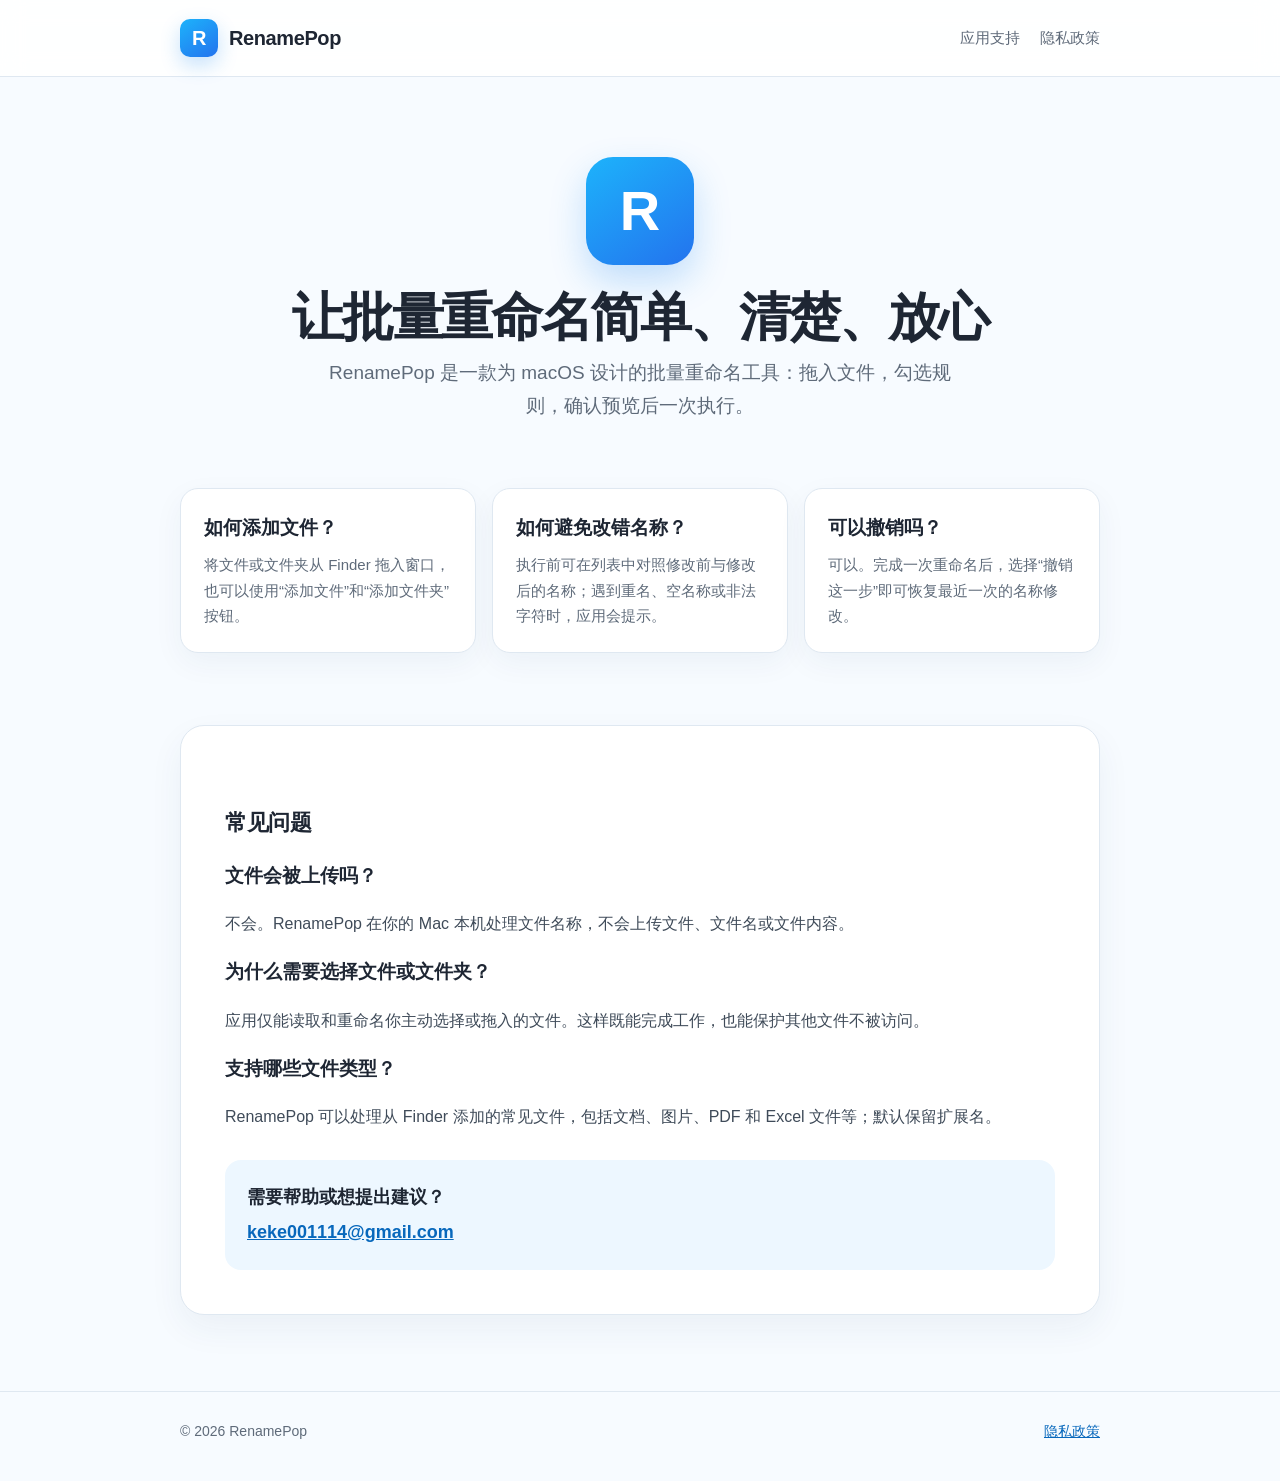
<file: index.html>
<!doctype html>
<html lang="zh-CN">
<head>
  <meta charset="utf-8">
  <meta name="viewport" content="width=device-width, initial-scale=1">
  <meta name="description" content="RenamePop 应用支持：简单直观的 macOS 批量重命名工具。">
  <title>RenamePop · 应用支持</title>
  <link rel="stylesheet" href="styles.css">
</head>
<body>
  <header class="site-header">
    <nav class="nav wrap" aria-label="主要导航">
      <a class="brand" href="index.html"><span class="brand-mark" aria-hidden="true">R</span>RenamePop</a>
      <div class="nav-links"><a href="index.html">应用支持</a><a href="privacy/index.html">隐私政策</a></div>
    </nav>
  </header>
  <main class="wrap">
    <section class="hero">
      <div class="hero-mark" aria-hidden="true">R</div>
      <h1>让批量重命名简单、清楚、放心</h1>
      <p class="lead">RenamePop 是一款为 macOS 设计的批量重命名工具：拖入文件，勾选规则，确认预览后一次执行。</p>
    </section>
    <section class="grid" aria-label="常见帮助">
      <article class="card"><h2>如何添加文件？</h2><p>将文件或文件夹从 Finder 拖入窗口，也可以使用“添加文件”和“添加文件夹”按钮。</p></article>
      <article class="card"><h2>如何避免改错名称？</h2><p>执行前可在列表中对照修改前与修改后的名称；遇到重名、空名称或非法字符时，应用会提示。</p></article>
      <article class="card"><h2>可以撤销吗？</h2><p>可以。完成一次重命名后，选择“撤销这一步”即可恢复最近一次的名称修改。</p></article>
    </section>
    <section class="panel">
      <h2>常见问题</h2>
      <h3>文件会被上传吗？</h3>
      <p>不会。RenamePop 在你的 Mac 本机处理文件名称，不会上传文件、文件名或文件内容。</p>
      <h3>为什么需要选择文件或文件夹？</h3>
      <p>应用仅能读取和重命名你主动选择或拖入的文件。这样既能完成工作，也能保护其他文件不被访问。</p>
      <h3>支持哪些文件类型？</h3>
      <p>RenamePop 可以处理从 Finder 添加的常见文件，包括文档、图片、PDF 和 Excel 文件等；默认保留扩展名。</p>
      <div class="support">
        <strong>需要帮助或想提出建议？</strong>
        <a class="mail" href="mailto:keke001114@gmail.com?subject=RenamePop%20支持与反馈">keke001114@gmail.com</a>
      </div>
    </section>
  </main>
  <footer class="site-footer"><div class="wrap footer-row"><span>© 2026 RenamePop</span><a href="privacy/index.html">隐私政策</a></div></footer>
</body>
</html>
</file>
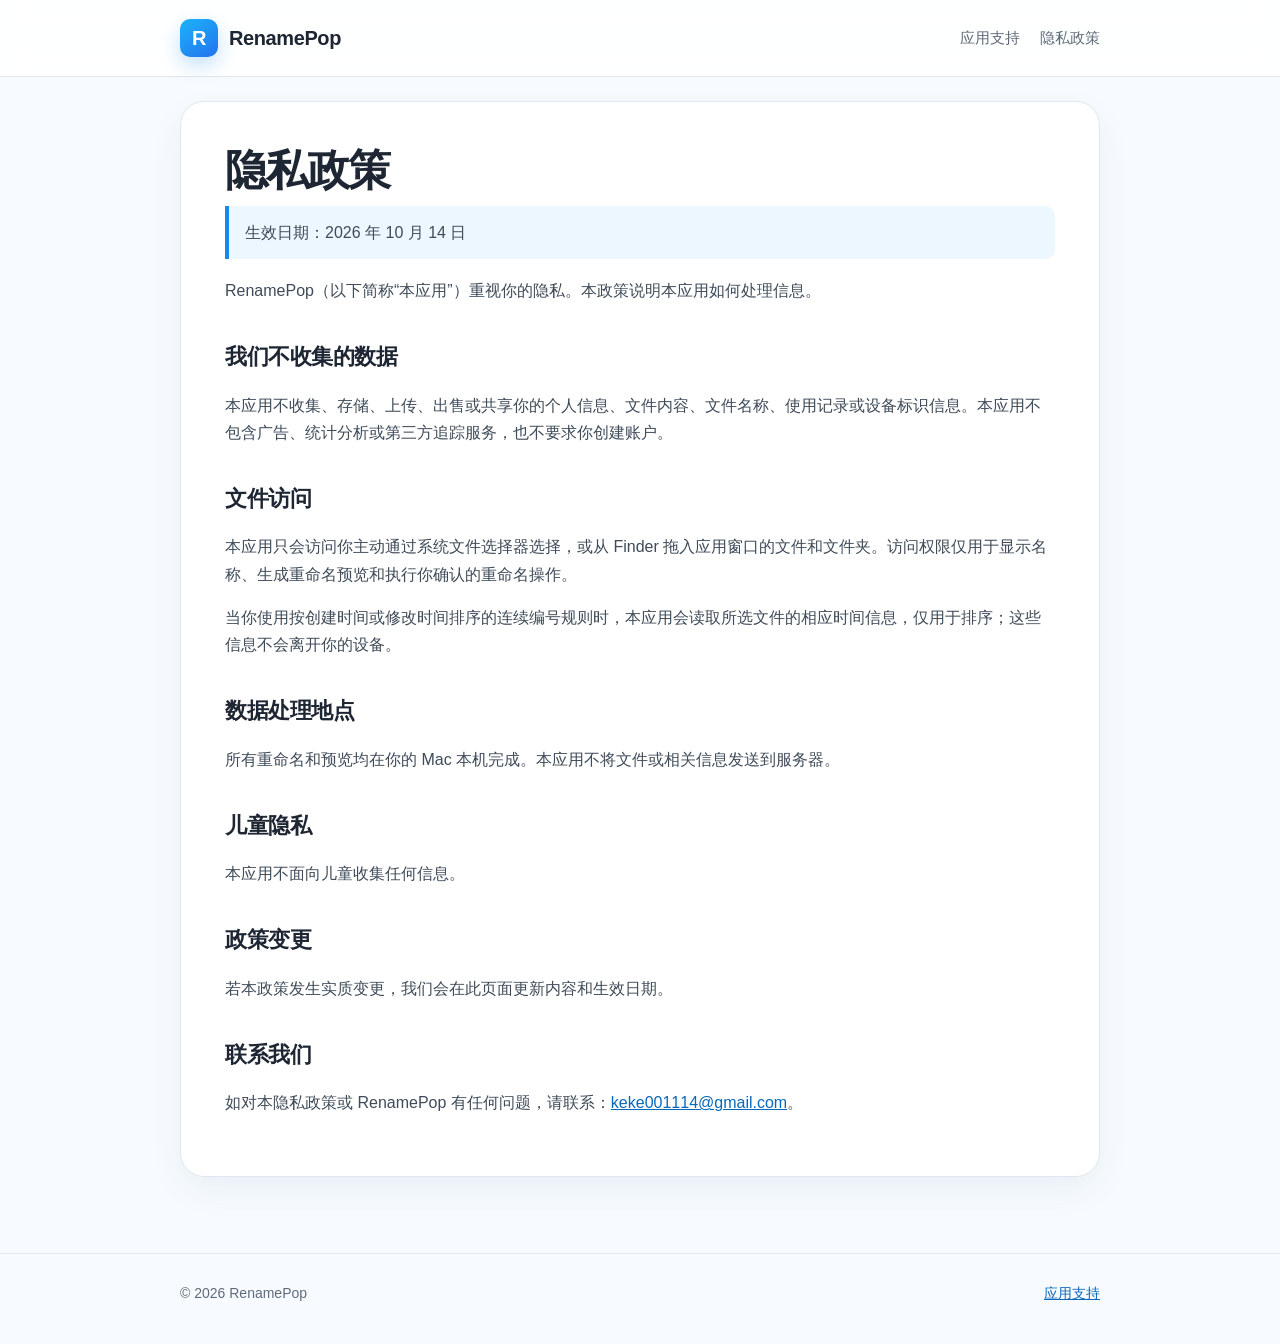
<file: privacy/index.html>
<!doctype html>
<html lang="zh-CN">
<head>
  <meta charset="utf-8">
  <meta name="viewport" content="width=device-width, initial-scale=1">
  <meta name="description" content="RenamePop 隐私政策。">
  <title>RenamePop · 隐私政策</title>
  <link rel="stylesheet" href="../styles.css">
</head>
<body>
  <header class="site-header">
    <nav class="nav wrap" aria-label="主要导航">
      <a class="brand" href="../index.html"><span class="brand-mark" aria-hidden="true">R</span>RenamePop</a>
      <div class="nav-links"><a href="../index.html">应用支持</a><a href="index.html">隐私政策</a></div>
    </nav>
  </header>
  <main class="wrap"><article class="panel">
    <h1>隐私政策</h1>
    <p class="notice">生效日期：2026 年 10 月 14 日</p>
    <p>RenamePop（以下简称“本应用”）重视你的隐私。本政策说明本应用如何处理信息。</p>
    <h2>我们不收集的数据</h2>
    <p>本应用不收集、存储、上传、出售或共享你的个人信息、文件内容、文件名称、使用记录或设备标识信息。本应用不包含广告、统计分析或第三方追踪服务，也不要求你创建账户。</p>
    <h2>文件访问</h2>
    <p>本应用只会访问你主动通过系统文件选择器选择，或从 Finder 拖入应用窗口的文件和文件夹。访问权限仅用于显示名称、生成重命名预览和执行你确认的重命名操作。</p>
    <p>当你使用按创建时间或修改时间排序的连续编号规则时，本应用会读取所选文件的相应时间信息，仅用于排序；这些信息不会离开你的设备。</p>
    <h2>数据处理地点</h2>
    <p>所有重命名和预览均在你的 Mac 本机完成。本应用不将文件或相关信息发送到服务器。</p>
    <h2>儿童隐私</h2>
    <p>本应用不面向儿童收集任何信息。</p>
    <h2>政策变更</h2>
    <p>若本政策发生实质变更，我们会在此页面更新内容和生效日期。</p>
    <h2>联系我们</h2>
    <p>如对本隐私政策或 RenamePop 有任何问题，请联系：<a href="mailto:keke001114@gmail.com?subject=RenamePop%20隐私咨询">keke001114@gmail.com</a>。</p>
  </article></main>
  <footer class="site-footer"><div class="wrap footer-row"><span>© 2026 RenamePop</span><a href="../index.html">应用支持</a></div></footer>
</body>
</html>
</file>
<file: styles.css>
:root {
  color-scheme: light;
  --ink: #1e2633;
  --muted: #5f6b7a;
  --blue: #1689ef;
  --blue-dark: #0868bc;
  --blue-soft: #edf7ff;
  --line: #dfe8f1;
  --card: #ffffff;
  --page: #f7fbff;
}

* { box-sizing: border-box; }

html { scroll-behavior: smooth; }

body {
  margin: 0;
  background: var(--page);
  color: var(--ink);
  font-family: -apple-system, BlinkMacSystemFont, "SF Pro Text", "PingFang SC", "Hiragino Sans GB", "Microsoft YaHei", sans-serif;
  line-height: 1.7;
}

a { color: var(--blue-dark); }

.wrap { width: min(100% - 40px, 920px); margin: 0 auto; }

.site-header {
  background: rgba(255, 255, 255, .88);
  border-bottom: 1px solid var(--line);
  backdrop-filter: blur(12px);
}

.nav { min-height: 76px; display: flex; align-items: center; justify-content: space-between; gap: 20px; }

.brand { display: inline-flex; align-items: center; gap: 11px; color: var(--ink); font-size: 20px; font-weight: 750; letter-spacing: -.02em; text-decoration: none; }
.brand-mark, .hero-mark { display: grid; place-items: center; color: white; background: linear-gradient(145deg, #1db3fb, #2373ee); font-weight: 800; box-shadow: 0 8px 20px rgba(18, 130, 239, .24); }
.brand-mark { width: 38px; height: 38px; border-radius: 10px; font-size: 20px; }

.nav-links { display: flex; gap: 20px; font-size: 15px; }
.nav-links a { color: var(--muted); text-decoration: none; }
.nav-links a:hover { color: var(--blue-dark); }

.hero { padding: 80px 0 58px; text-align: center; }
.hero-mark { width: 108px; height: 108px; margin: 0 auto; border-radius: 27px; font-size: 56px; box-shadow: 0 16px 36px rgba(18, 130, 239, .24); }
h1 { margin: 22px 0 10px; font-size: clamp(34px, 6vw, 52px); letter-spacing: -.045em; line-height: 1.16; }
.lead { max-width: 630px; margin: 0 auto; color: var(--muted); font-size: 19px; }

.grid { display: grid; grid-template-columns: repeat(3, 1fr); gap: 16px; margin: 8px 0 72px; }
.card { padding: 23px; background: var(--card); border: 1px solid var(--line); border-radius: 18px; box-shadow: 0 10px 30px rgba(28, 65, 99, .05); }
.card h2 { margin: 0 0 8px; font-size: 19px; }
.card p { margin: 0; color: var(--muted); font-size: 15px; }

.panel { margin: 24px 0; padding: clamp(25px, 5vw, 44px); background: var(--card); border: 1px solid var(--line); border-radius: 24px; box-shadow: 0 14px 34px rgba(28, 65, 99, .06); }
.panel h1 { margin-top: 0; font-size: clamp(30px, 5vw, 43px); }
.panel h2 { margin: 34px 0 10px; font-size: 22px; letter-spacing: -.02em; }
.panel p, .panel li { color: #3f4b59; }
.panel ul { padding-left: 1.2em; }

.support { margin-top: 30px; padding: 22px; border-radius: 16px; background: var(--blue-soft); }
.support strong { display: block; font-size: 18px; }
.mail { display: inline-block; margin-top: 4px; font-size: 18px; font-weight: 700; word-break: break-word; }

.notice { margin: 0 0 18px; padding: 13px 16px; border-left: 4px solid var(--blue); background: var(--blue-soft); color: #34536d; border-radius: 0 10px 10px 0; }

.site-footer { margin-top: 76px; padding: 28px 0 38px; border-top: 1px solid var(--line); color: var(--muted); font-size: 14px; }
.footer-row { display: flex; justify-content: space-between; gap: 16px; flex-wrap: wrap; }

@media (max-width: 680px) {
  .wrap { width: min(100% - 28px, 920px); }
  .nav { min-height: 68px; }
  .nav-links { gap: 13px; }
  .hero { padding: 54px 0 36px; }
  .grid { grid-template-columns: 1fr; margin-bottom: 46px; }
}
</file>
